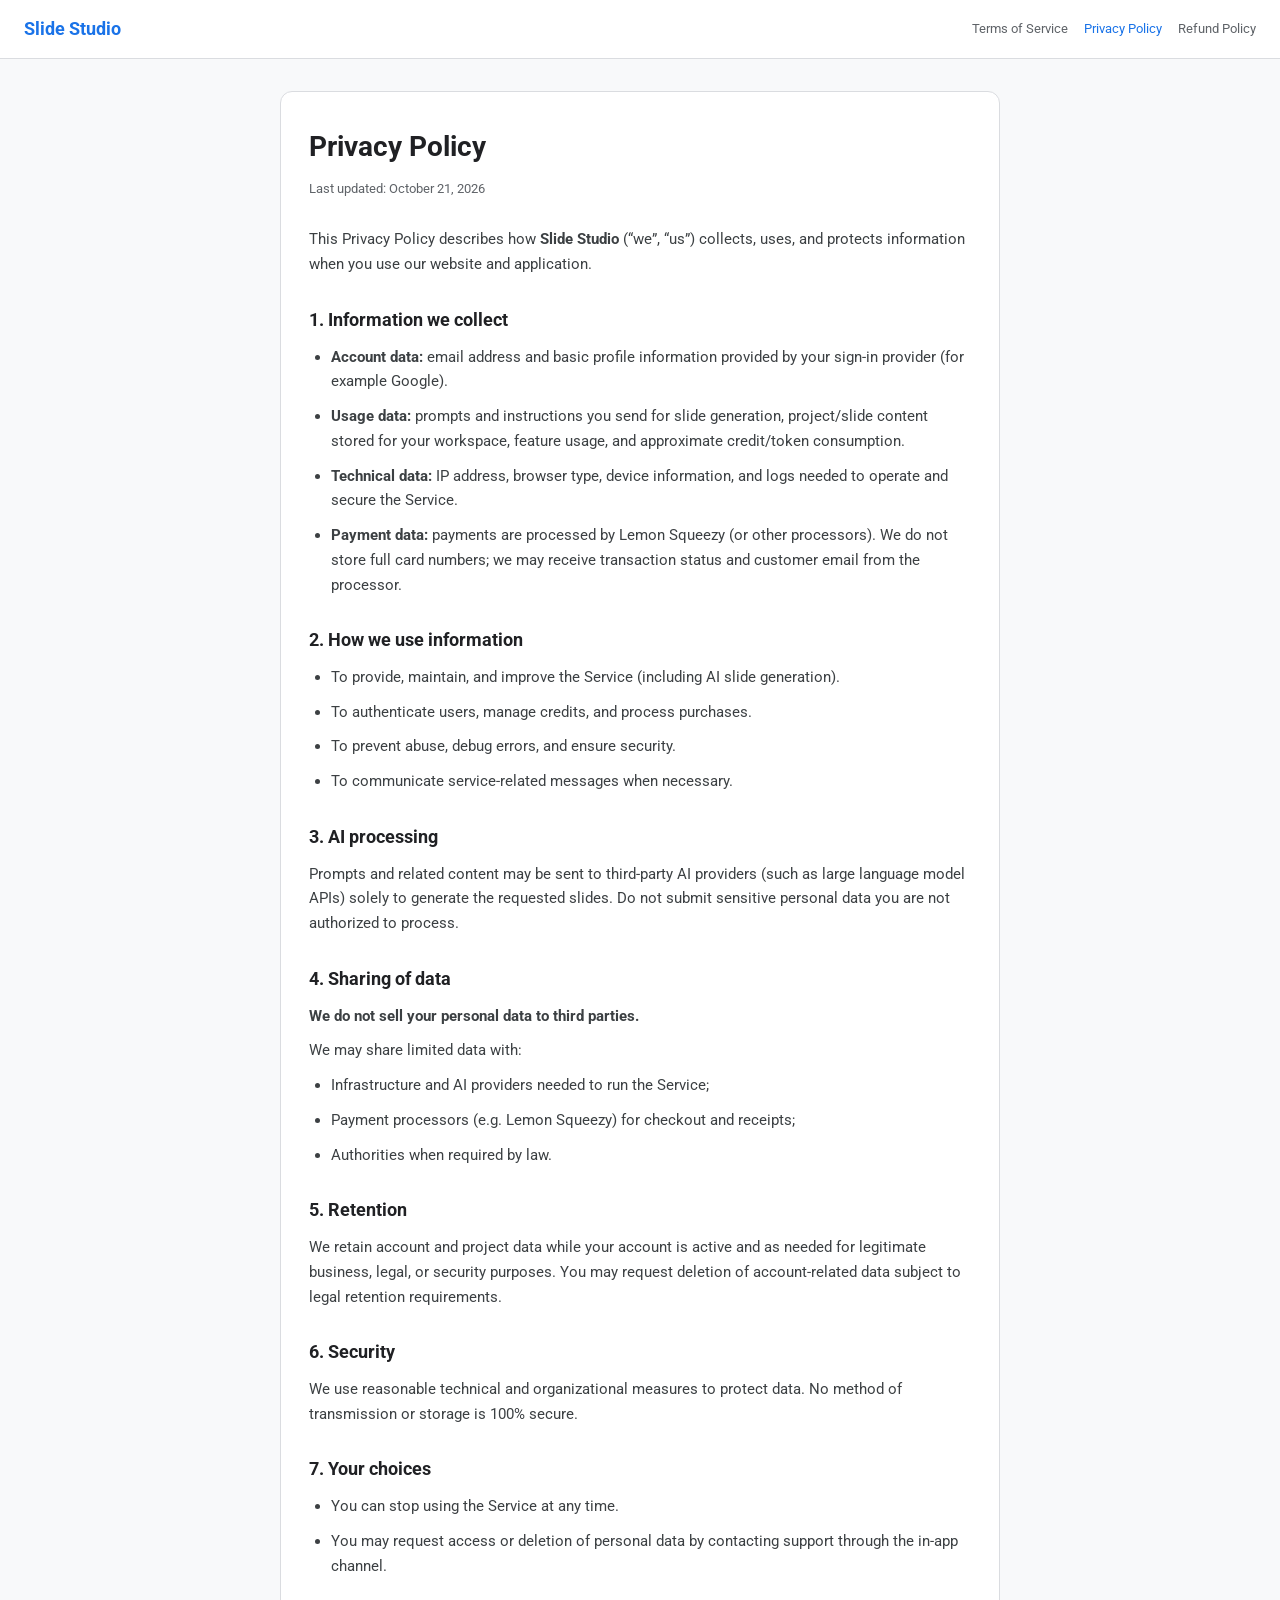
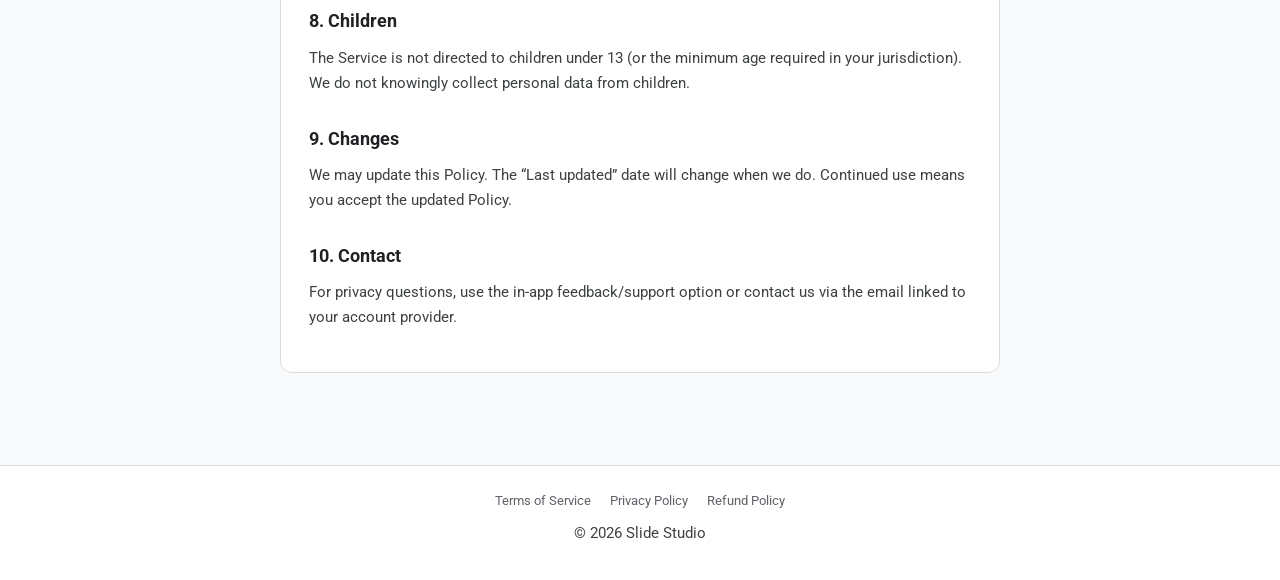
<file: mysayt/privacy.html>
<!DOCTYPE html>
<html lang="en">
<head>
  <meta charset="UTF-8">
  <meta name="viewport" content="width=device-width, initial-scale=1.0">
  <title>Privacy Policy — Slide Studio</title>
  <link href="https://fonts.googleapis.com/css2?family=Roboto:wght@400;500;700&display=swap" rel="stylesheet">
  <style>
    :root { --blue: #1a73e8; --text: #202124; --muted: #5f6368; --border: #dadce0; --bg: #f8f9fa; }
    * { box-sizing: border-box; margin: 0; padding: 0; }
    body { font-family: Roboto, system-ui, sans-serif; color: var(--text); background: var(--bg); line-height: 1.65; }
    header { background: #fff; border-bottom: 1px solid var(--border); padding: 14px 24px; display: flex; align-items: center; gap: 12px; }
    header a.logo { color: var(--blue); font-weight: 700; font-size: 18px; text-decoration: none; }
    header nav { margin-left: auto; display: flex; gap: 16px; flex-wrap: wrap; }
    header nav a { color: var(--muted); font-size: 13px; text-decoration: none; }
    header nav a:hover, header nav a.active { color: var(--blue); }
    main { max-width: 760px; margin: 32px auto; padding: 0 20px 60px; }
    .card { background: #fff; border: 1px solid var(--border); border-radius: 12px; padding: 32px 28px; }
    h1 { font-size: 28px; margin-bottom: 8px; }
    .updated { color: var(--muted); font-size: 13px; margin-bottom: 28px; }
    h2 { font-size: 18px; margin: 28px 0 10px; }
    p, li { font-size: 15px; color: #3c4043; margin-bottom: 10px; }
    ul { padding-left: 22px; margin-bottom: 12px; }
    a { color: var(--blue); }
    footer { text-align: center; padding: 24px; color: var(--muted); font-size: 13px; border-top: 1px solid var(--border); background: #fff; }
    footer a { color: var(--muted); margin: 0 8px; text-decoration: none; }
    footer a:hover { color: var(--blue); }
  </style>
</head>
<body>
  <header>
    <a class="logo" href="/">Slide Studio</a>
    <nav>
      <a href="/terms.html">Terms of Service</a>
      <a href="/privacy.html" class="active">Privacy Policy</a>
      <a href="/refund.html">Refund Policy</a>
    </nav>
  </header>
  <main>
    <div class="card">
      <h1>Privacy Policy</h1>
      <p class="updated">Last updated: October 21, 2026</p>

      <p>This Privacy Policy describes how <strong>Slide Studio</strong> (“we”, “us”) collects, uses, and protects information when you use our website and application.</p>

      <h2>1. Information we collect</h2>
      <ul>
        <li><strong>Account data:</strong> email address and basic profile information provided by your sign-in provider (for example Google).</li>
        <li><strong>Usage data:</strong> prompts and instructions you send for slide generation, project/slide content stored for your workspace, feature usage, and approximate credit/token consumption.</li>
        <li><strong>Technical data:</strong> IP address, browser type, device information, and logs needed to operate and secure the Service.</li>
        <li><strong>Payment data:</strong> payments are processed by Lemon Squeezy (or other processors). We do not store full card numbers; we may receive transaction status and customer email from the processor.</li>
      </ul>

      <h2>2. How we use information</h2>
      <ul>
        <li>To provide, maintain, and improve the Service (including AI slide generation).</li>
        <li>To authenticate users, manage credits, and process purchases.</li>
        <li>To prevent abuse, debug errors, and ensure security.</li>
        <li>To communicate service-related messages when necessary.</li>
      </ul>

      <h2>3. AI processing</h2>
      <p>Prompts and related content may be sent to third-party AI providers (such as large language model APIs) solely to generate the requested slides. Do not submit sensitive personal data you are not authorized to process.</p>

      <h2>4. Sharing of data</h2>
      <p><strong>We do not sell your personal data to third parties.</strong></p>
      <p>We may share limited data with:</p>
      <ul>
        <li>Infrastructure and AI providers needed to run the Service;</li>
        <li>Payment processors (e.g. Lemon Squeezy) for checkout and receipts;</li>
        <li>Authorities when required by law.</li>
      </ul>

      <h2>5. Retention</h2>
      <p>We retain account and project data while your account is active and as needed for legitimate business, legal, or security purposes. You may request deletion of account-related data subject to legal retention requirements.</p>

      <h2>6. Security</h2>
      <p>We use reasonable technical and organizational measures to protect data. No method of transmission or storage is 100% secure.</p>

      <h2>7. Your choices</h2>
      <ul>
        <li>You can stop using the Service at any time.</li>
        <li>You may request access or deletion of personal data by contacting support through the in-app channel.</li>
      </ul>

      <h2>8. Children</h2>
      <p>The Service is not directed to children under 13 (or the minimum age required in your jurisdiction). We do not knowingly collect personal data from children.</p>

      <h2>9. Changes</h2>
      <p>We may update this Policy. The “Last updated” date will change when we do. Continued use means you accept the updated Policy.</p>

      <h2>10. Contact</h2>
      <p>For privacy questions, use the in-app feedback/support option or contact us via the email linked to your account provider.</p>
    </div>
  </main>
  <footer>
    <a href="/terms.html">Terms of Service</a>
    <a href="/privacy.html">Privacy Policy</a>
    <a href="/refund.html">Refund Policy</a>
    <p style="margin-top:10px;">© 2026 Slide Studio</p>
  </footer>
</body>
</html>
</file>
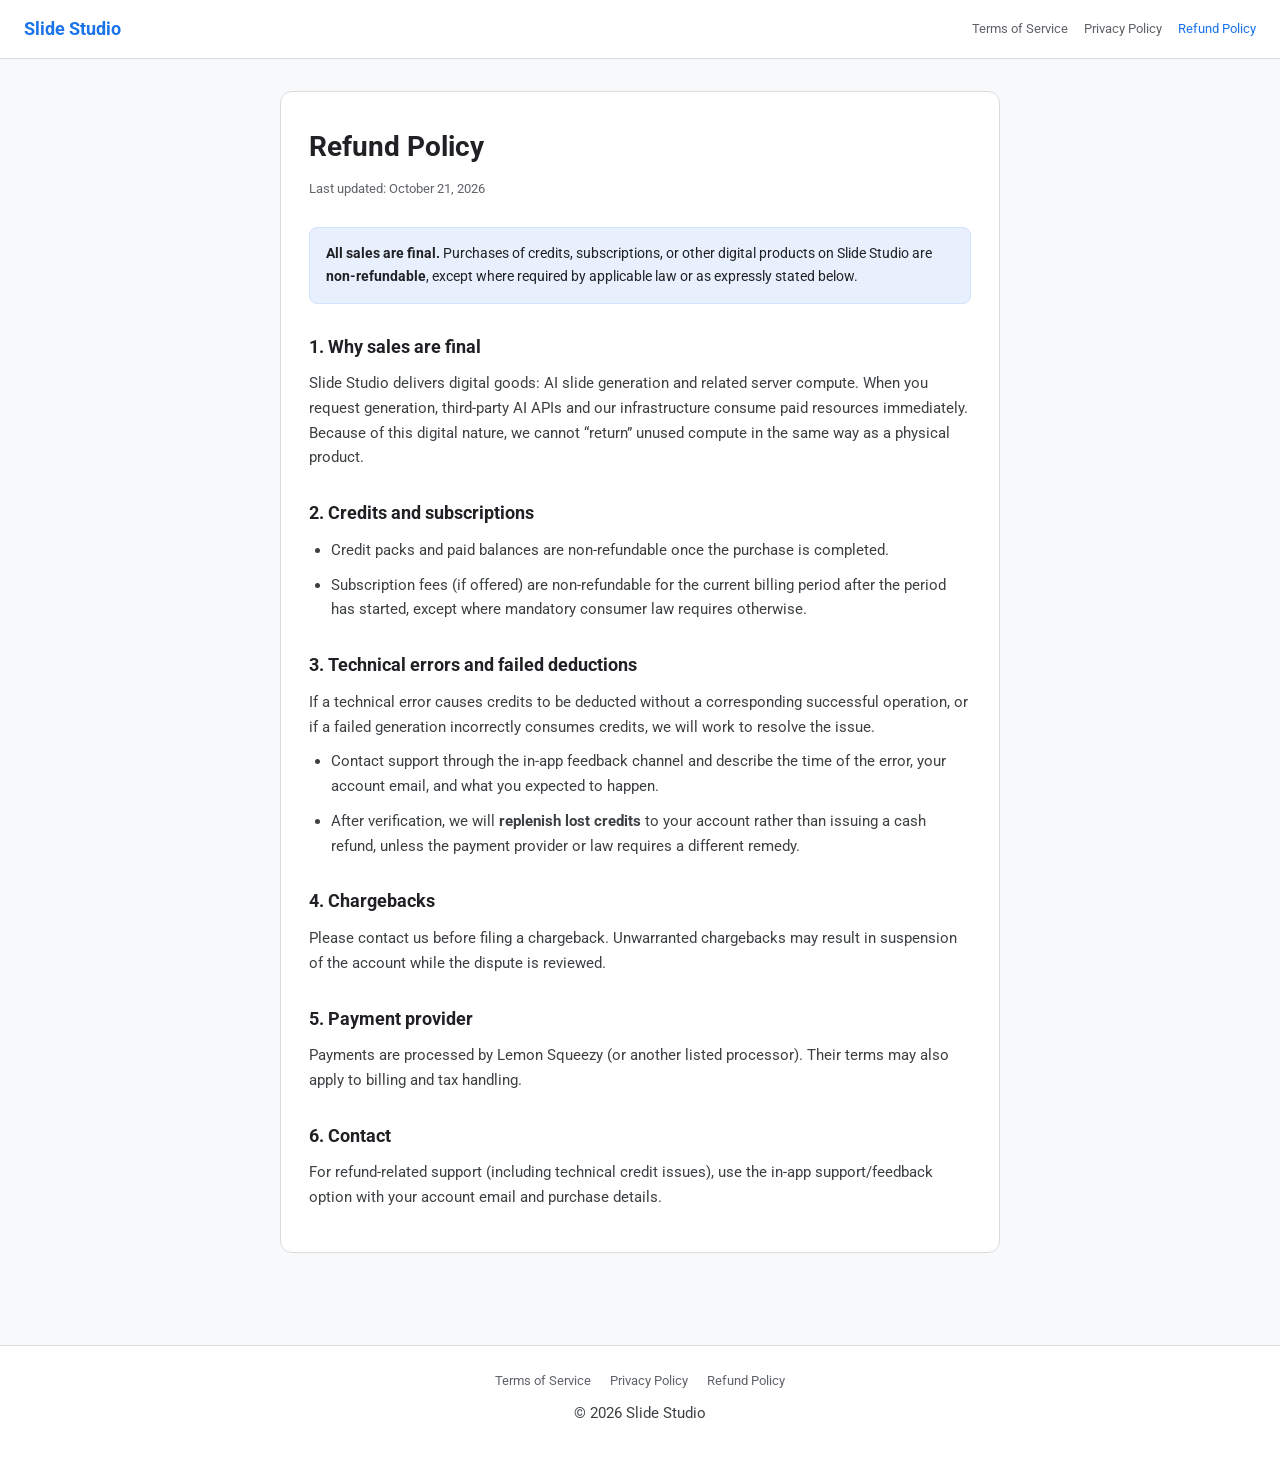
<file: mysayt/refund.html>
<!DOCTYPE html>
<html lang="en">
<head>
  <meta charset="UTF-8">
  <meta name="viewport" content="width=device-width, initial-scale=1.0">
  <title>Refund Policy — Slide Studio</title>
  <link href="https://fonts.googleapis.com/css2?family=Roboto:wght@400;500;700&display=swap" rel="stylesheet">
  <style>
    :root { --blue: #1a73e8; --text: #202124; --muted: #5f6368; --border: #dadce0; --bg: #f8f9fa; }
    * { box-sizing: border-box; margin: 0; padding: 0; }
    body { font-family: Roboto, system-ui, sans-serif; color: var(--text); background: var(--bg); line-height: 1.65; }
    header { background: #fff; border-bottom: 1px solid var(--border); padding: 14px 24px; display: flex; align-items: center; gap: 12px; }
    header a.logo { color: var(--blue); font-weight: 700; font-size: 18px; text-decoration: none; }
    header nav { margin-left: auto; display: flex; gap: 16px; flex-wrap: wrap; }
    header nav a { color: var(--muted); font-size: 13px; text-decoration: none; }
    header nav a:hover, header nav a.active { color: var(--blue); }
    main { max-width: 760px; margin: 32px auto; padding: 0 20px 60px; }
    .card { background: #fff; border: 1px solid var(--border); border-radius: 12px; padding: 32px 28px; }
    h1 { font-size: 28px; margin-bottom: 8px; }
    .updated { color: var(--muted); font-size: 13px; margin-bottom: 28px; }
    h2 { font-size: 18px; margin: 28px 0 10px; }
    p, li { font-size: 15px; color: #3c4043; margin-bottom: 10px; }
    ul { padding-left: 22px; margin-bottom: 12px; }
    .notice { background: #e8f0fe; border: 1px solid #d2e3fc; border-radius: 8px; padding: 14px 16px; margin: 16px 0 24px; font-size: 14px; }
    a { color: var(--blue); }
    footer { text-align: center; padding: 24px; color: var(--muted); font-size: 13px; border-top: 1px solid var(--border); background: #fff; }
    footer a { color: var(--muted); margin: 0 8px; text-decoration: none; }
    footer a:hover { color: var(--blue); }
  </style>
</head>
<body>
  <header>
    <a class="logo" href="/">Slide Studio</a>
    <nav>
      <a href="/terms.html">Terms of Service</a>
      <a href="/privacy.html">Privacy Policy</a>
      <a href="/refund.html" class="active">Refund Policy</a>
    </nav>
  </header>
  <main>
    <div class="card">
      <h1>Refund Policy</h1>
      <p class="updated">Last updated: October 21, 2026</p>

      <div class="notice">
        <strong>All sales are final.</strong> Purchases of credits, subscriptions, or other digital products on Slide Studio are <strong>non-refundable</strong>, except where required by applicable law or as expressly stated below.
      </div>

      <h2>1. Why sales are final</h2>
      <p>Slide Studio delivers digital goods: AI slide generation and related server compute. When you request generation, third-party AI APIs and our infrastructure consume paid resources immediately. Because of this digital nature, we cannot “return” unused compute in the same way as a physical product.</p>

      <h2>2. Credits and subscriptions</h2>
      <ul>
        <li>Credit packs and paid balances are non-refundable once the purchase is completed.</li>
        <li>Subscription fees (if offered) are non-refundable for the current billing period after the period has started, except where mandatory consumer law requires otherwise.</li>
      </ul>

      <h2>3. Technical errors and failed deductions</h2>
      <p>If a technical error causes credits to be deducted without a corresponding successful operation, or if a failed generation incorrectly consumes credits, we will work to resolve the issue.</p>
      <ul>
        <li>Contact support through the in-app feedback channel and describe the time of the error, your account email, and what you expected to happen.</li>
        <li>After verification, we will <strong>replenish lost credits</strong> to your account rather than issuing a cash refund, unless the payment provider or law requires a different remedy.</li>
      </ul>

      <h2>4. Chargebacks</h2>
      <p>Please contact us before filing a chargeback. Unwarranted chargebacks may result in suspension of the account while the dispute is reviewed.</p>

      <h2>5. Payment provider</h2>
      <p>Payments are processed by Lemon Squeezy (or another listed processor). Their terms may also apply to billing and tax handling.</p>

      <h2>6. Contact</h2>
      <p>For refund-related support (including technical credit issues), use the in-app support/feedback option with your account email and purchase details.</p>
    </div>
  </main>
  <footer>
    <a href="/terms.html">Terms of Service</a>
    <a href="/privacy.html">Privacy Policy</a>
    <a href="/refund.html">Refund Policy</a>
    <p style="margin-top:10px;">© 2026 Slide Studio</p>
  </footer>
</body>
</html>
</file>
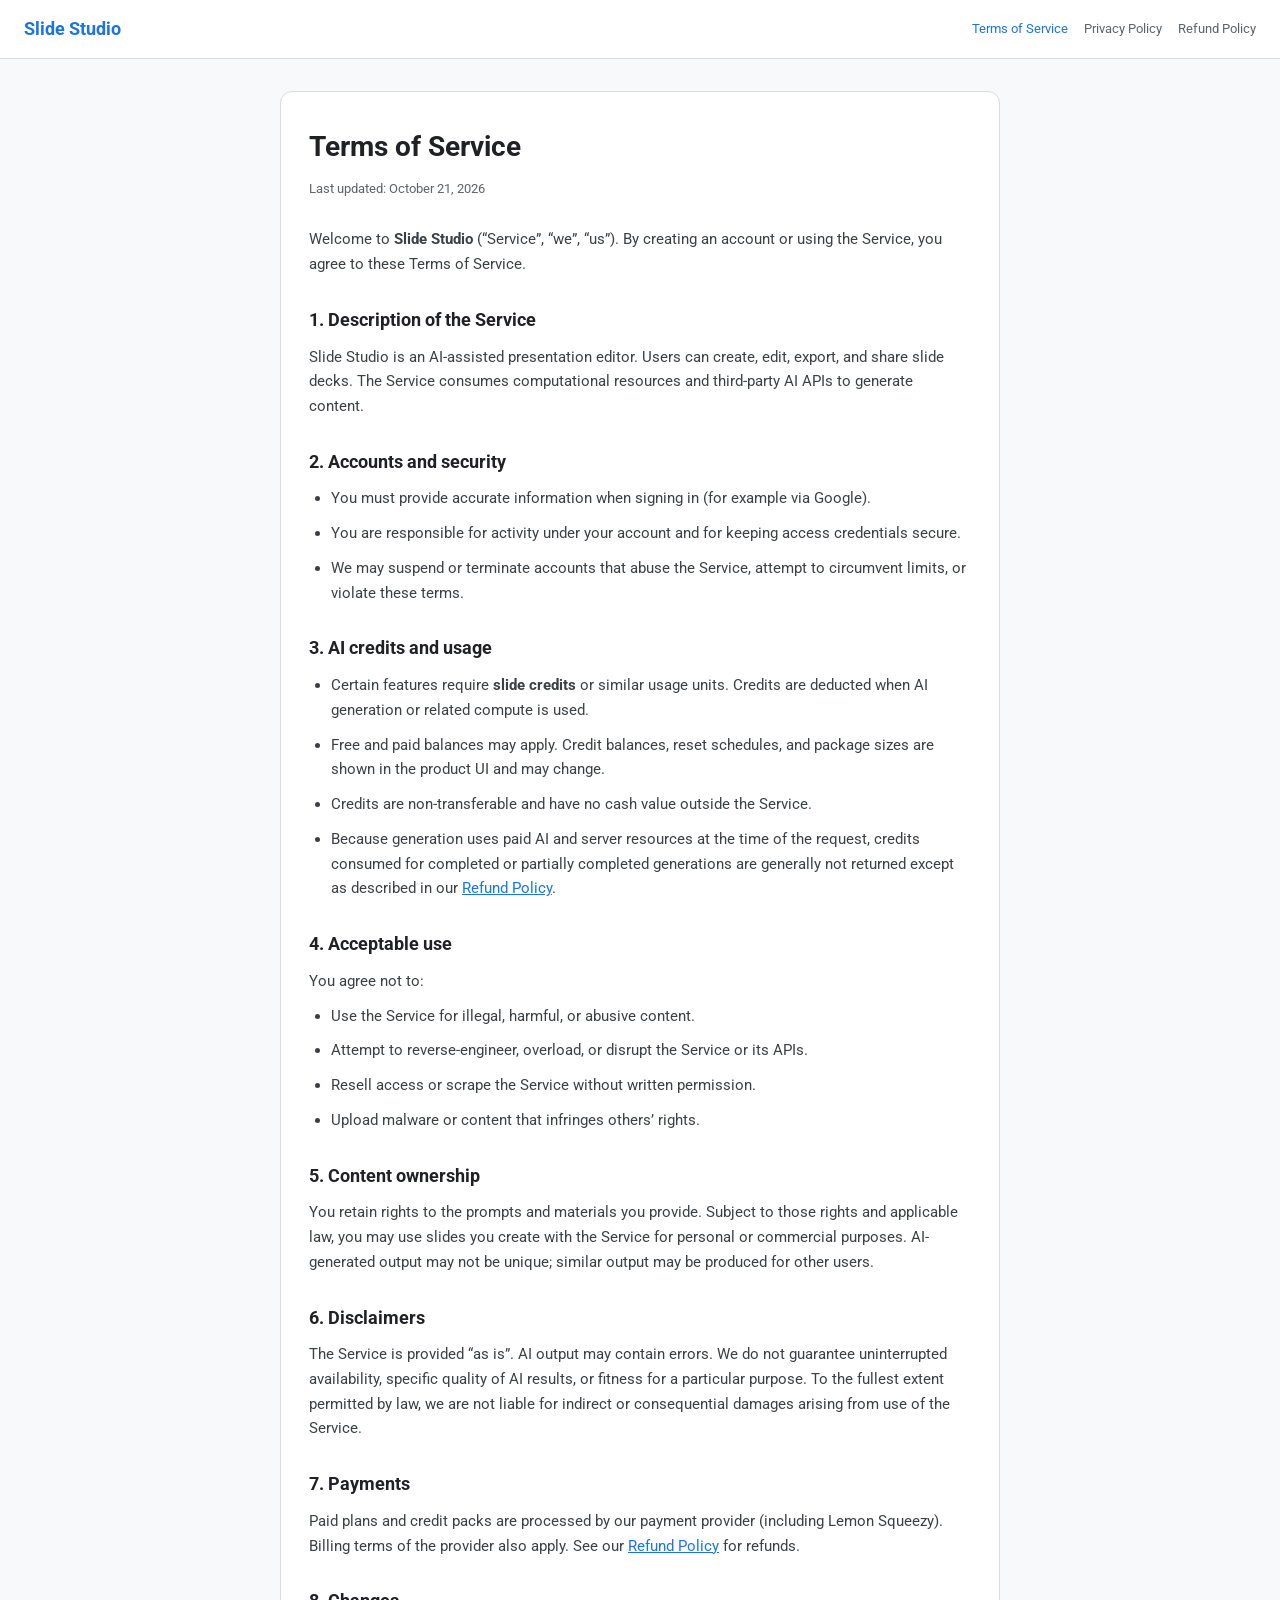
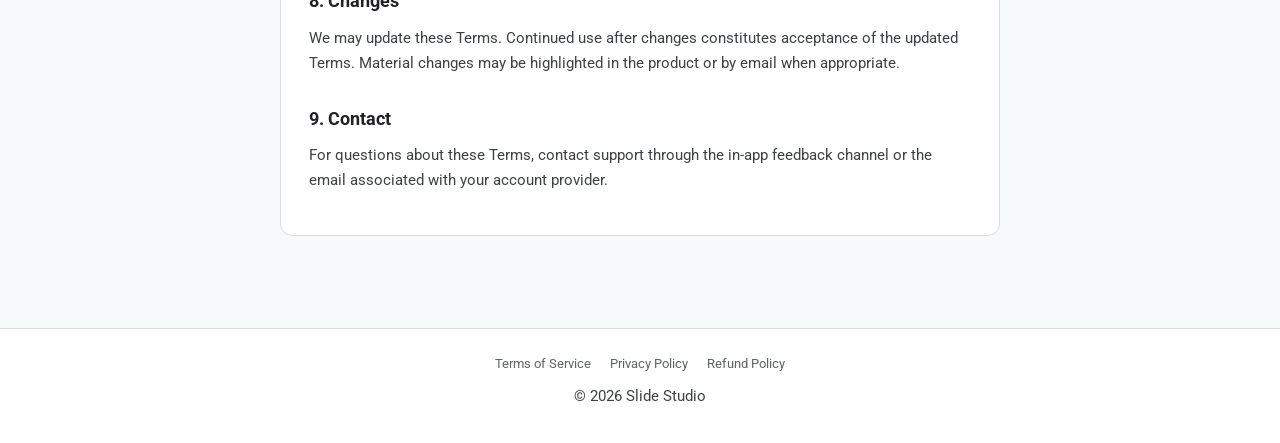
<file: mysayt/terms.html>
<!DOCTYPE html>
<html lang="en">
<head>
  <meta charset="UTF-8">
  <meta name="viewport" content="width=device-width, initial-scale=1.0">
  <title>Terms of Service — Slide Studio</title>
  <link href="https://fonts.googleapis.com/css2?family=Roboto:wght@400;500;700&display=swap" rel="stylesheet">
  <style>
    :root { --blue: #1a73e8; --text: #202124; --muted: #5f6368; --border: #dadce0; --bg: #f8f9fa; }
    * { box-sizing: border-box; margin: 0; padding: 0; }
    body { font-family: Roboto, system-ui, sans-serif; color: var(--text); background: var(--bg); line-height: 1.65; }
    header { background: #fff; border-bottom: 1px solid var(--border); padding: 14px 24px; display: flex; align-items: center; gap: 12px; }
    header a.logo { color: var(--blue); font-weight: 700; font-size: 18px; text-decoration: none; }
    header nav { margin-left: auto; display: flex; gap: 16px; flex-wrap: wrap; }
    header nav a { color: var(--muted); font-size: 13px; text-decoration: none; }
    header nav a:hover, header nav a.active { color: var(--blue); }
    main { max-width: 760px; margin: 32px auto; padding: 0 20px 60px; }
    .card { background: #fff; border: 1px solid var(--border); border-radius: 12px; padding: 32px 28px; }
    h1 { font-size: 28px; margin-bottom: 8px; }
    .updated { color: var(--muted); font-size: 13px; margin-bottom: 28px; }
    h2 { font-size: 18px; margin: 28px 0 10px; color: var(--text); }
    p, li { font-size: 15px; color: #3c4043; margin-bottom: 10px; }
    ul { padding-left: 22px; margin-bottom: 12px; }
    a { color: var(--blue); }
    footer { text-align: center; padding: 24px; color: var(--muted); font-size: 13px; border-top: 1px solid var(--border); background: #fff; }
    footer a { color: var(--muted); margin: 0 8px; text-decoration: none; }
    footer a:hover { color: var(--blue); }
  </style>
</head>
<body>
  <header>
    <a class="logo" href="/">Slide Studio</a>
    <nav>
      <a href="/terms.html" class="active">Terms of Service</a>
      <a href="/privacy.html">Privacy Policy</a>
      <a href="/refund.html">Refund Policy</a>
    </nav>
  </header>
  <main>
    <div class="card">
      <h1>Terms of Service</h1>
      <p class="updated">Last updated: October 21, 2026</p>

      <p>Welcome to <strong>Slide Studio</strong> (“Service”, “we”, “us”). By creating an account or using the Service, you agree to these Terms of Service.</p>

      <h2>1. Description of the Service</h2>
      <p>Slide Studio is an AI-assisted presentation editor. Users can create, edit, export, and share slide decks. The Service consumes computational resources and third-party AI APIs to generate content.</p>

      <h2>2. Accounts and security</h2>
      <ul>
        <li>You must provide accurate information when signing in (for example via Google).</li>
        <li>You are responsible for activity under your account and for keeping access credentials secure.</li>
        <li>We may suspend or terminate accounts that abuse the Service, attempt to circumvent limits, or violate these terms.</li>
      </ul>

      <h2>3. AI credits and usage</h2>
      <ul>
        <li>Certain features require <strong>slide credits</strong> or similar usage units. Credits are deducted when AI generation or related compute is used.</li>
        <li>Free and paid balances may apply. Credit balances, reset schedules, and package sizes are shown in the product UI and may change.</li>
        <li>Credits are non-transferable and have no cash value outside the Service.</li>
        <li>Because generation uses paid AI and server resources at the time of the request, credits consumed for completed or partially completed generations are generally not returned except as described in our <a href="/refund.html">Refund Policy</a>.</li>
      </ul>

      <h2>4. Acceptable use</h2>
      <p>You agree not to:</p>
      <ul>
        <li>Use the Service for illegal, harmful, or abusive content.</li>
        <li>Attempt to reverse-engineer, overload, or disrupt the Service or its APIs.</li>
        <li>Resell access or scrape the Service without written permission.</li>
        <li>Upload malware or content that infringes others’ rights.</li>
      </ul>

      <h2>5. Content ownership</h2>
      <p>You retain rights to the prompts and materials you provide. Subject to those rights and applicable law, you may use slides you create with the Service for personal or commercial purposes. AI-generated output may not be unique; similar output may be produced for other users.</p>

      <h2>6. Disclaimers</h2>
      <p>The Service is provided “as is”. AI output may contain errors. We do not guarantee uninterrupted availability, specific quality of AI results, or fitness for a particular purpose. To the fullest extent permitted by law, we are not liable for indirect or consequential damages arising from use of the Service.</p>

      <h2>7. Payments</h2>
      <p>Paid plans and credit packs are processed by our payment provider (including Lemon Squeezy). Billing terms of the provider also apply. See our <a href="/refund.html">Refund Policy</a> for refunds.</p>

      <h2>8. Changes</h2>
      <p>We may update these Terms. Continued use after changes constitutes acceptance of the updated Terms. Material changes may be highlighted in the product or by email when appropriate.</p>

      <h2>9. Contact</h2>
      <p>For questions about these Terms, contact support through the in-app feedback channel or the email associated with your account provider.</p>
    </div>
  </main>
  <footer>
    <a href="/terms.html">Terms of Service</a>
    <a href="/privacy.html">Privacy Policy</a>
    <a href="/refund.html">Refund Policy</a>
    <p style="margin-top:10px;">© 2026 Slide Studio</p>
  </footer>
</body>
</html>
</file>
